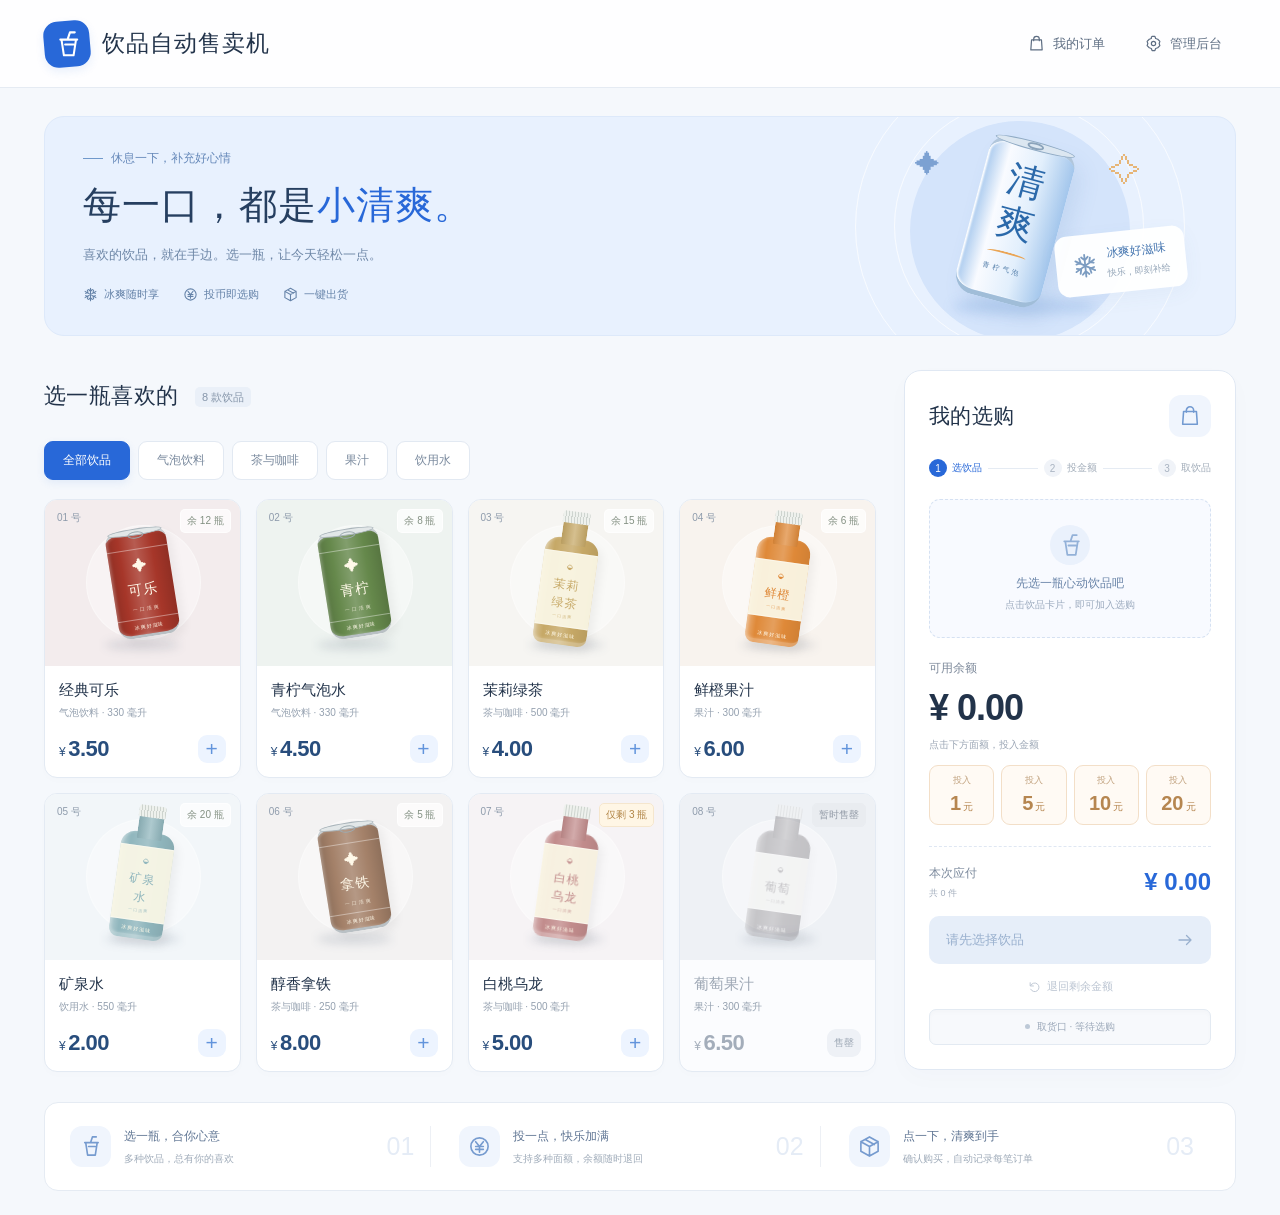
<file: demo.html>
<!doctype html>
<html lang="zh-CN">
  <head>
    <meta charset="UTF-8" />
    <meta
      name="viewport"
      content="width=device-width, initial-scale=1.0"
    />
    <meta
      name="theme-color"
      content="#f4f8fb"
    />
    <title>一口清爽 · 饮品售卖机独立演示版</title>
<style>
:root {
  --paper: #f5f8fc;
  --ink: #22334a;
  --muted: #748397;
  --blue: #2868d8;
  --blue-dark: #1e54b9;
  --pale-blue: #edf4ff;
  --line: #e5ebf3;
  --white: #fff;
  --orange: #ef8d42;
  font-family:
    -apple-system, BlinkMacSystemFont, 'Segoe UI', 'PingFang SC', 'Microsoft YaHei',
    sans-serif;
  color: var(--ink);
  background: var(--paper);
  font-synthesis: none;
}
* {
  box-sizing: border-box;
}
body {
  margin: 0;
}
button,
input {
  font: inherit;
}
button,
a {
  -webkit-tap-highlight-color: transparent;
}
button {
  cursor: pointer;
  transition:
    background 0.18s,
    transform 0.18s,
    box-shadow 0.18s,
    border-color 0.18s;
}
button:disabled {
  cursor: not-allowed;
}
button:focus-visible,
a:focus-visible,
input:focus-visible {
  outline: 3px solid #71a2ef;
  outline-offset: 4px;
}
a {
  color: inherit;
  text-decoration: none;
}
[hidden] {
  display: none !important;
}
.icon-library {
  position: absolute;
  width: 0;
  height: 0;
  overflow: hidden;
}
.icon {
  width: 20px;
  height: 20px;
  fill: none;
  stroke: currentColor;
  stroke-width: 1.7;
  stroke-linecap: round;
  stroke-linejoin: round;
  flex-shrink: 0;
  vertical-align: middle;
}
.topbar {
  height: 88px;
  background: #ffffffed;
  border-bottom: 1px solid var(--line);
}
.topbar-inner {
  max-width: 1440px;
  padding: 0 44px;
  margin: auto;
  height: 100%;
  display: flex;
  align-items: center;
  gap: 30px;
}
.brand {
  display: flex;
  align-items: center;
  gap: 12px;
  font-size: 23px;
  font-weight: 750;
  letter-spacing: 1px;
}
.brand-icon {
  display: grid;
  place-items: center;
  width: 46px;
  height: 46px;
  border-radius: 14px;
  background: var(--blue);
  color: white;
  box-shadow: 0 4px 10px #2868d81a;
  transform: rotate(-5deg);
}
.brand-icon .icon {
  width: 29px;
  height: 29px;
  transform: rotate(5deg);
}
.topbar nav {
  display: flex;
  gap: 12px;
  margin-left: auto;
}
.nav-button {
  display: flex;
  align-items: center;
  gap: 8px;
  color: #5e6e83;
  background: transparent;
  border: 0;
  border-radius: 9px;
  padding: 10px 14px;
  font-size: 13px;
}
.nav-button .icon {
  width: 17px;
  height: 17px;
}
.nav-button:hover {
  color: var(--blue);
  background: var(--pale-blue);
}
.page {
  max-width: 1440px;
  padding: 28px 44px 24px;
  margin: auto;
}
.hero {
  min-height: 218px;
  background: #e8f1fe;
  border: 1px solid #dde9fa;
  border-radius: 20px;
  margin-bottom: 34px;
  position: relative;
  display: flex;
  align-items: center;
  justify-content: space-between;
  overflow: hidden;
}
.hero-copy {
  padding: 31px 38px;
  position: relative;
  z-index: 1;
}
.eyebrow {
  display: flex;
  align-items: center;
  gap: 8px;
  font-size: 12px;
  font-weight: 500;
  color: #6588b9;
  margin: 0 0 12px;
}
.eyebrow > span {
  width: 20px;
  height: 1px;
  background: #7099cb;
}
h1 {
  font-size: 38px;
  font-weight: 750;
  line-height: 1.4;
  letter-spacing: 1px;
  margin: 0;
  color: #263f60;
}
h1 > span {
  color: var(--blue);
}
.hero-description {
  font-size: 13px;
  line-height: 1.8;
  color: #6e87a7;
  margin: 11px 0 20px;
}
.hero-tags {
  display: flex;
  gap: 24px;
  color: #6482a8;
  font-size: 11px;
}
.hero-tags > span {
  display: flex;
  align-items: center;
  gap: 6px;
}
.hero-tags .icon {
  width: 15px;
  height: 15px;
}
.hero-visual {
  width: 370px;
  position: relative;
  height: 218px;
  flex-shrink: 0;
}
.hero-orbit {
  position: absolute;
  border: 1px solid #ffffffb3;
  border-radius: 50%;
  width: 250px;
  height: 250px;
  left: 29px;
  top: -16px;
}
.orbit-two {
  width: 330px;
  height: 330px;
  top: -55px;
  left: -10px;
}
.hero-visual:before {
  content: '';
  position: absolute;
  height: 220px;
  width: 220px;
  top: 4px;
  left: 45px;
  border-radius: 50%;
  background: #d4e4fb;
}
.hero-visual:after {
  content: '';
  position: absolute;
  width: 145px;
  height: 17px;
  background: #3978c72b;
  border-radius: 50%;
  filter: blur(6px);
  left: 87px;
  bottom: 20px;
}
.hero-can {
  position: absolute;
  width: 88px;
  height: 162px;
  border-radius: 18px 18px 20px 20px;
  top: 24px;
  left: 106px;
  transform: rotate(15deg);
  background: linear-gradient(90deg, #a8c9ee 0%, #f9fbff 24%, #e2effc 62%, #a3c6ec 100%);
  border-top: 5px solid #b1c6db;
  border-bottom: 5px solid #a0bdd8;
  display: flex;
  align-items: center;
  flex-direction: column;
  z-index: 1;
  box-shadow:
    10px 10px 20px #5883b621,
    inset 2px 0 2px white;
}
.hero-can:before {
  content: '';
  position: absolute;
  height: 7px;
  left: 3px;
  right: 3px;
  border: 1px solid #8faac4;
  border-radius: 50%;
  top: -7px;
  background: #dce7f1;
}
.hero-can-ring {
  width: 17px;
  height: 7px;
  border: 2px solid #8aa3bb;
  border-radius: 50%;
  margin-top: -6px;
  z-index: 1;
}
.hero-can-title {
  color: #2b69aa;
  font-family: 'Songti SC', 'STSong', serif;
  font-size: 37px;
  line-height: 1.15;
  font-weight: bold;
  margin-top: 13px;
}
.hero-can-line {
  width: 40px;
  height: 6px;
  border-top: 2px solid #eaa555;
  border-radius: 50%;
  margin-top: 8px;
}
.hero-can-caption {
  font-size: 7px;
  color: #517ca8;
  letter-spacing: 3px;
  margin-top: 7px;
}
.hero-sticker {
  position: absolute;
  display: flex;
  align-items: center;
  gap: 9px;
  top: 114px;
  left: 191px;
  z-index: 2;
  background: #fffffff2;
  padding: 13px 16px;
  border-radius: 12px;
  box-shadow: 0 6px 20px #4775a50d;
  transform: rotate(-6deg);
  color: #4576b0;
  font-size: 12px;
  font-weight: 650;
}
.hero-sticker .icon {
  width: 26px;
  height: 26px;
  color: #7c9cc1;
}
.hero-sticker span {
  display: block;
  color: #91a3b6;
  font-size: 9px;
  font-weight: 400;
  margin-top: 5px;
}
.hero-spark {
  position: absolute;
  color: #7ca1d2;
  font-size: 25px;
}
.spark-one {
  left: 50px;
  top: 33px;
}
.spark-two {
  left: 244px;
  top: 36px;
  font-size: 32px;
  color: #e6b577;
}
.workspace {
  display: grid;
  grid-template-columns: minmax(0, 1fr) 332px;
  gap: 28px;
  align-items: start;
}
.catalog-heading {
  display: flex;
  align-items: center;
  justify-content: space-between;
  min-height: 52px;
  margin-bottom: 19px;
}
.section-kicker {
  font-size: 11px;
  color: #8b99ab;
  margin: 0 0 7px;
  font-weight: 400;
}
.catalog-heading h2,
.checkout-heading h2 {
  font-size: 22px;
  font-weight: 700;
  margin: 0;
  letter-spacing: 0.4px;
}
.catalog-heading h2 > span {
  font-size: 11px;
  font-weight: 400;
  background: #eaf0f8;
  color: #8595a9;
  border-radius: 5px;
  padding: 4px 7px;
  vertical-align: middle;
  margin-left: 10px;
  letter-spacing: 0;
}
.categories {
  display: flex;
  align-items: center;
  gap: 8px;
  margin-bottom: 19px;
  flex-wrap: wrap;
}
.category {
  border: 1px solid #e2e9f2;
  background: white;
  border-radius: 9px;
  padding: 10px 18px;
  font-size: 12px;
  color: #7a8a9e;
}
.category:hover {
  color: var(--blue);
  border-color: #b5cced;
}
.category.active {
  color: white;
  background: var(--blue);
  border-color: var(--blue);
  box-shadow: 0 3px 8px #2868d818;
}
.product-grid {
  display: grid;
  grid-template-columns: repeat(4, minmax(0, 1fr));
  gap: 15px;
}
.product-card {
  border: 1px solid #e3eaf3;
  border-radius: 13px;
  padding: 0;
  background: white;
  color: var(--ink);
  position: relative;
  overflow: hidden;
  width: 100%;
  text-align: left;
  box-shadow: 0 3px 8px #243d6203;
}
.product-card:hover:not(:disabled) {
  transform: translateY(-4px);
  border-color: #a9c4ec;
  box-shadow: 0 8px 20px #3866a015;
}
.product-card.selected {
  border-color: var(--blue);
  box-shadow:
    0 0 0 1px var(--blue),
    0 5px 16px #2868d811;
}
.product-art {
  height: 166px;
  display: flex;
  align-items: center;
  justify-content: center;
  position: relative;
  width: 100%;
  overflow: hidden;
  background: color-mix(in srgb, var(--drink) 8%, #fafcfe);
}
.product-art:before {
  content: '';
  position: absolute;
  height: 113px;
  width: 113px;
  border-radius: 50%;
  top: 25px;
  left: calc(50% - 56px);
  background: #ffffff65;
  border: 1px solid #ffffff50;
}
.product-art:after {
  content: '';
  position: absolute;
  width: 75px;
  height: 10px;
  border-radius: 50%;
  left: calc(50% - 37px);
  bottom: 16px;
  background: #263e5624;
  filter: blur(5px);
}
.slot-label {
  position: absolute;
  top: 11px;
  left: 12px;
  color: #8f9cac;
  font-size: 10px;
}
.stock-badge {
  position: absolute;
  top: 9px;
  right: 9px;
  border: 1px solid #ffffffa6;
  background: #ffffffb3;
  padding: 4px 6px;
  border-radius: 5px;
  font-size: 10px;
  color: #839082;
  z-index: 2;
}
.stock-badge.low {
  color: #b08343;
  background: #fff6e5;
  border-color: #f5e6cd;
}
.stock-badge.sold {
  background: #e9ecf0;
  border-color: #e9ecf0;
  color: #939ba7;
}
.selected-mark {
  position: absolute;
  left: 10px;
  bottom: 9px;
  z-index: 2;
  color: var(--blue);
  background: #ffffffdf;
  padding: 4px 7px;
  border-radius: 5px;
  font-size: 9px;
}
.product-details {
  display: block;
  padding: 15px 14px 14px;
}
.product-name {
  display: block;
  font-size: 15px;
  font-weight: 650;
  margin-bottom: 6px;
}
.product-subtitle {
  display: block;
  font-size: 10px;
  color: #94a0af;
  white-space: nowrap;
}
.product-bottom {
  display: flex;
  align-items: center;
  justify-content: space-between;
  margin-top: 15px;
}
.price {
  font-size: 22px;
  line-height: 1.2;
  font-weight: 650;
  color: #284d7c;
  font-variant-numeric: tabular-nums;
  letter-spacing: -0.5px;
}
.price small {
  font-size: 12px;
  margin-right: 3px;
  font-weight: 500;
}
.choose-icon {
  width: 28px;
  height: 28px;
  border-radius: 9px;
  background: var(--pale-blue);
  display: grid;
  place-items: center;
  font-size: 21px;
  color: #6294dc;
  font-weight: 300;
}
.product-card.selected .choose-icon {
  background: var(--blue);
  color: white;
  font-size: 15px;
}
.product-card:disabled {
  background: #fbfcfe;
  color: #9da7b4;
}
.product-card:disabled .product-art {
  background: #eef1f5;
}
.product-card:disabled .drink {
  opacity: 0.4;
  filter: grayscale(0.8);
}
.product-card:disabled .price {
  color: #a3adba;
}
.product-card:disabled .choose-icon {
  color: #9da8b5;
  background: #eef1f6;
  font-size: 10px;
  width: 34px;
}
/* 纯 CSS 饮品包装，文字与规格均使用中文。 */
.drink {
  --drink: #a63629;
  display: flex;
  flex-direction: column;
  align-items: center;
  justify-content: center;
  position: relative;
  z-index: 1;
  width: 61px;
  height: 108px;
  background:
    linear-gradient(90deg, #0002, transparent 20%, #ffffff30 47%, transparent 75%, #0002),
    var(--drink);
  color: #fff9e9;
  box-shadow:
    inset 2px 0 3px #ffffff40,
    5px 5px 10px #0000000d;
  flex-shrink: 0;
  transform: rotate(-9deg);
}
.drink.can {
  border-radius: 12px 12px 13px 13px;
  border-top: 4px solid #c8ced1;
  border-bottom: 3px solid #b9c0c4;
}
.drink.can:before {
  content: '';
  position: absolute;
  top: -5px;
  left: 3px;
  right: 3px;
  height: 5px;
  border-radius: 50%;
  background: #e2e7e8;
  border: 1px solid #a9b4ba;
}
.drink.can:after {
  content: '';
  position: absolute;
  top: -2px;
  width: 14px;
  height: 5px;
  border: 1px solid #9daab0;
  border-radius: 50%;
}
.drink.bottle {
  height: 107px;
  width: 54px;
  border-radius: 15px 15px 9px 9px;
  margin-top: 17px;
  transform: rotate(8deg);
  background:
    linear-gradient(
      90deg,
      #ffffff50,
      transparent 18%,
      #ffffff30 50%,
      transparent 70%,
      #0001
    ),
    var(--drink);
  border-bottom: 4px solid #ffffff40;
}
.drink.bottle:before {
  content: '';
  position: absolute;
  width: 25px;
  height: 29px;
  background: linear-gradient(90deg, #0001, #fff4, #0001), var(--drink);
  top: -22px;
  border-radius: 6px 6px 0 0;
  z-index: -1;
}
.drink.bottle:after {
  content: '';
  position: absolute;
  top: -27px;
  width: 27px;
  height: 12px;
  background: repeating-linear-gradient(90deg, #eef1ed 0 2px, #ced4cf 2px 3px);
  border-radius: 3px 3px 1px 1px;
}
.drink-label {
  display: flex;
  width: 100%;
  flex-direction: column;
  align-items: center;
  justify-content: center;
  text-align: center;
  padding: 8px 0 7px;
  border-top: 1px solid #ffffff65;
  border-bottom: 1px solid #ffffff65;
}
.drink-symbol {
  font-family: Georgia, serif;
  font-size: 15px;
  line-height: 1.2;
  margin-bottom: 4px;
}
.drink-name {
  font-family: 'Songti SC', 'STSong', serif;
  font-size: 14px;
  font-weight: 750;
  letter-spacing: 1px;
  line-height: 1.5;
  max-width: 39px;
}
.drink-detail {
  font-size: 5px;
  letter-spacing: 2px;
  display: block;
  margin-top: 5px;
  opacity: 0.8;
}
.drink-size {
  font-size: 5px;
  position: absolute;
  bottom: 5px;
  letter-spacing: 1px;
}
.bottle .drink-label {
  background: #fbf8e7ee;
  color: var(--drink);
  padding: 7px 0;
}
.bottle .drink-name {
  font-size: 12px;
  max-width: 31px;
}
.bottle .drink-detail {
  font-size: 4px;
  letter-spacing: 1px;
  margin-top: 2px;
}
.bottle .drink-symbol {
  font-size: 12px;
  margin-bottom: 2px;
}
.bottle .drink-size {
  bottom: 3px;
}
.checkout {
  border: 1px solid #e0e8f3;
  border-radius: 17px;
  padding: 24px;
  background: white;
  box-shadow: 0 8px 24px #243a5905;
  position: sticky;
  top: 22px;
  scroll-margin-top: 18px;
}
.checkout-heading {
  display: flex;
  justify-content: space-between;
  align-items: center;
}
.checkout-heading h2 {
  font-size: 21px;
}
.checkout-bag {
  display: grid;
  place-items: center;
  border-radius: 12px;
  background: #f0f5fd;
  color: #729ad1;
  height: 42px;
  width: 42px;
}
.checkout-bag .icon {
  width: 22px;
  height: 22px;
}
.steps {
  display: flex;
  align-items: center;
  gap: 6px;
  margin: 22px 0;
  font-size: 10px;
  color: #a1acb9;
}
.steps > span {
  display: flex;
  align-items: center;
  gap: 5px;
  white-space: nowrap;
}
.steps b {
  display: grid;
  place-items: center;
  height: 18px;
  width: 18px;
  border-radius: 50%;
  background: #f0f3f8;
  color: #a8b3c1;
  font-size: 10px;
  font-weight: 500;
}
.steps i {
  height: 1px;
  background: #e5ebf3;
  flex: 1;
}
.steps .current {
  color: var(--blue);
}
.steps .current b {
  background: var(--blue);
  color: white;
}
.steps .complete {
  color: #5d8aca;
}
.steps .complete b {
  color: var(--blue);
  background: #e7f0fd;
}
.selection {
  display: flex;
  align-items: center;
  gap: 18px;
  min-height: 126px;
  background: #f3f7fd;
  border: 1px solid #e9eff8;
  border-radius: 11px;
  margin-bottom: 22px;
  padding: 19px 20px;
}
.selection .drink {
  transform: rotate(-7deg) scale(0.7);
  margin: -15px -7px;
}
.selection .drink.bottle {
  margin-top: 0;
}
.selected-copy {
  min-width: 0;
}
.selected-copy h3 {
  font-size: 15px;
  margin: 0 0 8px;
}
.selected-copy p {
  color: #8a9bb1;
  font-size: 10px;
  margin: 0 0 12px;
}
.selected-copy > span {
  font-size: 18px;
  font-weight: 650;
  color: #42689b;
}
.selected-copy small {
  font-size: 11px;
  font-weight: 400;
  color: #8b9bb1;
  margin-left: 7px;
}
.empty-selection {
  min-height: 139px;
  flex-direction: column;
  justify-content: center;
  gap: 0;
  border: 1px dashed #d5e1f2;
  background: #f8faff;
  padding: 18px 8px;
}
.selection-placeholder {
  color: #93b1d8;
  border-radius: 50%;
  width: 40px;
  height: 40px;
  display: grid;
  place-items: center;
  background: #eaf1fc;
}
.selection-placeholder .icon {
  height: 25px;
  width: 25px;
}
.empty-selection p {
  font-size: 12px;
  color: #6984a8;
  margin: 10px 0 6px;
}
.empty-selection > span {
  font-size: 10px;
  color: #9baabe;
}
.balance-block > div:first-child {
  display: flex;
  justify-content: space-between;
  align-items: center;
  color: #7e8a9b;
  font-size: 12px;
}
.balance-block > strong {
  display: block;
  font-size: 36px;
  letter-spacing: -1px;
  font-weight: 600;
  font-variant-numeric: tabular-nums;
  line-height: 1.3;
  margin: 8px 0 6px;
}
.balance-block > p {
  font-size: 10px;
  color: #9ba6b5;
  margin: 0 0 13px;
}
.coins {
  display: grid;
  grid-template-columns: repeat(4, minmax(0, 1fr));
  gap: 7px;
}
.coins button {
  padding: 9px 0;
  background: #fffaf4;
  border: 1px solid #f3dfc8;
  border-radius: 9px;
  color: #b68650;
  font-size: 20px;
  font-weight: 600;
  line-height: 1.2;
}
.coins small {
  display: block;
  color: #c0a17d;
  font-size: 9px;
  font-weight: 400;
  margin-bottom: 5px;
}
.coins button > span {
  font-size: 10px;
  margin-left: 2px;
  font-weight: 400;
}
.coins button:hover:not(:disabled) {
  background: #fff1dd;
  border-color: #e8c59a;
  transform: translateY(-2px);
}
.coins button:disabled {
  opacity: 0.5;
}
.total {
  display: flex;
  align-items: center;
  justify-content: space-between;
  border-top: 1px dashed #dfe7f3;
  padding-top: 18px;
  margin: 21px 0 16px;
  font-size: 12px;
  color: #7c8a9d;
}
.total small {
  display: block;
  margin-top: 5px;
  color: #a2adbc;
  font-size: 9px;
}
.total strong {
  color: var(--blue);
  font-size: 24px;
  font-weight: 650;
}
.primary {
  width: 100%;
  border: 0;
  background: var(--blue);
  color: white;
  border-radius: 10px;
  padding: 14px 17px;
  display: flex;
  align-items: center;
  justify-content: space-between;
  gap: 12px;
  font-size: 13px;
  font-weight: 500;
}
.primary:hover:not(:disabled) {
  background: var(--blue-dark);
  box-shadow: 0 4px 10px #2868d826;
}
.primary:disabled {
  color: #99b0ce;
  background: #e6eef9;
}
.purchase {
  min-height: 48px;
}
.purchase .icon {
  width: 18px;
  height: 18px;
}
.refund {
  display: flex;
  align-items: center;
  justify-content: center;
  gap: 6px;
  width: 100%;
  background: none;
  border: 0;
  padding: 15px 0;
  color: #8495ad;
  font-size: 11px;
}
.refund .icon {
  width: 13px;
  height: 13px;
}
.refund:hover:not(:disabled) {
  color: var(--blue);
}
.refund:disabled {
  opacity: 0.55;
}
.pickup {
  display: flex;
  align-items: center;
  justify-content: center;
  gap: 7px;
  height: 36px;
  border: 1px solid #e3eaf2;
  border-radius: 7px;
  background: #f7f9fc;
  color: #9ba8b9;
  font-size: 10px;
  box-shadow: inset 0 3px 4px #1b3b5b04;
}
.pickup-light {
  width: 5px;
  height: 5px;
  border-radius: 50%;
  background: #bdc9d7;
}
.pickup.ready {
  background: #f0f8f4;
  color: #60977b;
  border-color: #d5eade;
}
.pickup.ready .pickup-light {
  background: #76b293;
  box-shadow: 0 0 6px #76b29380;
}
.how-it-works {
  display: grid;
  grid-template-columns: repeat(3, 1fr);
  gap: 28px;
  background: white;
  border: 1px solid var(--line);
  border-radius: 14px;
  padding: 23px 25px;
  margin-top: 30px;
}
.how-it-works > div {
  position: relative;
  display: flex;
  align-items: center;
  gap: 13px;
  min-width: 0;
  border-right: 1px solid #edf0f5;
  padding-right: 16px;
}
.how-it-works > div:last-child {
  border-right: 0;
}
.instruction-icon {
  color: #769bcf;
  background: #f0f5fd;
  width: 41px;
  height: 41px;
  border-radius: 12px;
  display: grid;
  place-items: center;
  flex-shrink: 0;
}
.instruction-icon .icon {
  width: 23px;
  height: 23px;
}
.how-it-works p {
  display: flex;
  flex-direction: column;
  gap: 7px;
  margin: 0;
}
.how-it-works strong {
  font-size: 12px;
  font-weight: 600;
  color: #607694;
}
.how-it-works p span {
  color: #a0acba;
  font-size: 10px;
}
.instruction-number {
  font-size: 25px;
  font-weight: 300;
  color: #e5ecf6;
  margin-left: auto;
}
.mobile-checkout {
  display: none;
}
.toast {
  position: fixed;
  left: 50%;
  bottom: 28px;
  transform: translateX(-50%);
  max-width: calc(100% - 32px);
  width: max-content;
  background: #29486c;
  color: white;
  z-index: 20;
  padding: 14px 21px;
  font-size: 13px;
  line-height: 1.7;
  border-radius: 11px;
  box-shadow: 0 8px 25px #183a5b26;
}
.toast.error {
  background: #ac5a4a;
}
.modal {
  padding: 30px;
  border: 1px solid #dce5f1;
  border-radius: 20px;
  width: 620px;
  max-width: calc(100% - 30px);
  max-height: 85vh;
  color: var(--ink);
  box-shadow: 0 30px 80px #1e355038;
}
.modal::backdrop {
  background: #243a536b;
  backdrop-filter: blur(5px);
}
.modal-heading {
  display: flex;
  align-items: center;
  justify-content: space-between;
  gap: 16px;
  margin-bottom: 20px;
}
.modal h2 {
  font-size: 26px;
  margin: 0;
}
.close-button {
  display: grid;
  place-items: center;
  background: #f1f5fa;
  color: #8b9bb0;
  font-weight: 300;
  border: 0;
  border-radius: 50%;
  width: 34px;
  height: 34px;
  font-size: 25px;
  line-height: 1;
  flex-shrink: 0;
}
.close-button:hover {
  background: #e4edfa;
  color: var(--blue);
}
.modal-description {
  color: #929fb0;
  font-size: 12px;
  line-height: 1.8;
  margin: 0 0 18px;
}
.empty-state {
  color: #8799b1;
  text-align: center;
  padding: 45px 10px;
  font-size: 13px;
  line-height: 1.9;
  grid-column: 1 / -1;
}
.order-row {
  display: flex;
  justify-content: space-between;
  gap: 15px;
  padding: 18px 0;
  border-bottom: 1px solid var(--line);
  font-size: 14px;
}
.order-row strong {
  display: block;
  font-size: 14px;
  font-weight: 650;
  margin-bottom: 7px;
}
.order-row small {
  display: block;
  color: #9aa9bd;
  font-size: 10px;
  line-height: 1.9;
}
.order-row > span {
  text-align: right;
  white-space: nowrap;
  color: #4f6f99;
}
.order-status {
  color: #76a18b !important;
}
.admin-modal {
  width: 850px;
}
.login-form {
  max-width: 360px;
  margin: 30px auto;
}
.login-form > p:first-child {
  font-size: 13px;
  color: #8a9ab0;
  line-height: 1.8;
}
.login-form label {
  font-size: 13px;
  display: block;
  margin: 24px 0 10px;
}
.login-form input {
  width: 100%;
  border: 1px solid #dbe4f2;
  background: #f8faff;
  padding: 13px;
  border-radius: 9px;
  color: var(--ink);
}
.login-hint {
  font-size: 11px;
  color: #94a2b6;
}
.inline-error {
  color: #b15d4c;
  font-size: 12px;
  min-height: 17px;
}
.admin-toolbar {
  display: flex;
  justify-content: space-between;
  align-items: center;
  font-size: 12px;
  color: #8d9db2;
  margin: 20px 0;
}
.text-button {
  color: var(--blue);
  font-size: 12px;
  border: 0;
  background: none;
  padding: 8px;
}
.admin-stats {
  display: grid;
  grid-template-columns: repeat(3, 1fr);
  gap: 12px;
}
.stat {
  background: #f2f6fd;
  padding: 18px;
  border-radius: 10px;
}
.stat > span {
  font-size: 11px;
  color: #8b9db5;
}
.stat strong {
  display: block;
  font-size: 26px;
  font-weight: 600;
  margin-top: 12px;
  color: #4a6e9d;
}
.admin-modal h3 {
  font-size: 16px;
  margin: 28px 0 12px;
}
.muted {
  color: #8fa1b8;
  font-size: 12px;
  font-weight: 400;
}
.table-wrap {
  overflow: auto;
}
.admin-table {
  width: 100%;
  border-collapse: collapse;
  min-width: 480px;
  text-align: left;
  font-size: 13px;
}
.admin-table th {
  font-size: 11px;
  color: #8b9bb1;
  font-weight: 500;
  background: #f5f8fd;
  padding: 12px 10px;
}
.admin-table td {
  padding: 12px 10px;
  border-bottom: 1px solid var(--line);
}
.admin-table input[type='number'] {
  width: 80px;
  border: 1px solid #dce5f2;
  padding: 8px;
  border-radius: 6px;
  background: white;
  color: var(--ink);
  font-size: 12px;
}
.admin-table input[type='checkbox'] {
  accent-color: var(--blue);
  width: 17px;
  height: 17px;
}
.save-product {
  color: var(--blue);
  font-size: 12px;
  background: #edf4ff;
  border: 1px solid #d8e7fc;
  padding: 8px 12px;
  border-radius: 6px;
}
.save-product:disabled {
  opacity: 0.55;
}
.success-modal {
  width: 440px;
  padding: 40px 30px 30px;
  text-align: center;
}
.success-close {
  position: absolute;
  top: 17px;
  right: 17px;
}
.success-icon {
  display: grid;
  place-items: center;
  width: 72px;
  height: 72px;
  border-radius: 24px;
  background: #edf4ff;
  color: var(--blue);
  margin: 5px auto 24px;
  transform: rotate(-6deg);
}
.success-icon .icon {
  width: 35px;
  height: 35px;
  transform: rotate(6deg);
}
.success-modal .section-kicker {
  color: #7b9ac4;
  margin-bottom: 12px;
}
.success-modal h2 {
  font-size: 25px;
}
.success-modal > p:not(.section-kicker) {
  font-size: 13px;
  line-height: 1.8;
}
.receipt {
  text-align: left;
  background: #f5f8fd;
  border: 1px solid #e9eff8;
  border-radius: 10px;
  padding: 19px;
  margin: 24px 0;
}
.receipt p {
  display: flex;
  justify-content: space-between;
  gap: 12px;
  font-size: 11px;
  margin: 0 0 14px;
}
.receipt p:last-child {
  margin-bottom: 0;
}
.receipt span {
  color: #94a1b5;
}
.receipt strong {
  font-size: 11px;
  font-weight: 500;
  word-break: break-all;
  color: #58749a;
}
.success-modal .primary {
  justify-content: center;
}

@media (min-width: 1450px) {
  .product-art {
    height: 180px;
  }
  .product-details {
    padding: 17px;
  }
  .product-subtitle {
    font-size: 11px;
  }
  .product-bottom {
    margin-top: 17px;
  }
}
@media (max-width: 1190px) {
  .topbar-inner {
    padding: 0 32px;
  }
  .page {
    padding: 25px 32px 24px;
  }
  .workspace {
    grid-template-columns: minmax(0, 1fr) 310px;
    gap: 23px;
  }
  .product-grid {
    grid-template-columns: repeat(3, minmax(0, 1fr));
    gap: 13px;
  }
  .hero-visual {
    width: 300px;
  }
  .hero-copy {
    padding: 30px;
  }
  h1 {
    font-size: 32px;
  }
  .hero-description {
    font-size: 12px;
  }
  .hero-tags {
    gap: 18px;
  }
  .hero-sticker {
    left: 168px;
    padding: 12px;
  }
  .hero-can {
    left: 87px;
  }
  .checkout {
    padding: 22px;
  }
  .category {
    padding: 10px 15px;
  }
  .instruction-number {
    display: none;
  }
  .how-it-works {
    padding: 21px;
    gap: 18px;
  }
  .how-it-works p span {
    font-size: 9px;
  }
}
@media (max-width: 960px) {
  .topbar-inner {
    padding: 0 25px;
    gap: 15px;
  }
  .page {
    padding: 24px 25px 24px;
  }
  .workspace {
    grid-template-columns: minmax(0, 1fr) 300px;
    gap: 20px;
  }
  .product-grid {
    grid-template-columns: repeat(2, minmax(0, 1fr));
  }
  .hero-visual {
    width: 245px;
  }
  .hero-copy {
    padding: 28px;
  }
  h1 {
    font-size: 29px;
  }
  .hero-description {
    max-width: 280px;
    margin-top: 9px;
  }
  .hero-tags {
    gap: 13px;
    font-size: 10px;
  }
  .hero-tags .icon {
    height: 13px;
    width: 13px;
  }
  .hero-sticker {
    left: 140px;
    padding: 12px 10px;
    font-size: 11px;
  }
  .hero-sticker .icon {
    width: 22px;
    height: 22px;
  }
  .hero-sticker span {
    font-size: 8px;
  }
  .hero-can {
    left: 62px;
  }
  .hero-visual:before {
    left: 0;
  }
  .hero-orbit {
    left: -15px;
  }
  .orbit-two {
    left: -53px;
  }
  .hero-visual:after {
    left: 40px;
  }
  .spark-one {
    left: 15px;
  }
  .spark-two {
    left: 178px;
  }
  .catalog-heading h2 {
    font-size: 20px;
  }
  .catalog-heading h2 > span {
    margin-left: 7px;
    font-size: 10px;
  }
  .category {
    font-size: 11px;
    padding: 9px 11px;
  }
  .how-it-works {
    padding: 20px 15px;
    gap: 15px;
  }
  .how-it-works > div {
    gap: 9px;
    padding-right: 8px;
  }
  .how-it-works strong {
    font-size: 11px;
  }
  .how-it-works p span {
    max-width: 120px;
    line-height: 1.5;
  }
  .instruction-icon {
    width: 32px;
    height: 36px;
    border-radius: 9px;
  }
  .instruction-icon .icon {
    width: 20px;
    height: 20px;
  }
}
@media (max-width: 720px) {
  .topbar {
    height: 76px;
  }
  .topbar-inner {
    padding: 0 20px;
    gap: 10px;
  }
  .brand {
    font-size: 20px;
    gap: 10px;
  }
  .brand-icon {
    width: 39px;
    height: 39px;
    border-radius: 12px;
  }
  .brand-icon .icon {
    width: 26px;
    height: 26px;
  }
  .topbar nav {
    gap: 3px;
  }
  .nav-button {
    padding: 10px 7px;
    font-size: 12px;
    gap: 6px;
  }
  .nav-button .icon {
    width: 16px;
    height: 16px;
  }
  .page {
    padding: 20px 20px 85px;
  }
  .hero {
    min-height: 195px;
    margin-bottom: 27px;
    border-radius: 16px;
  }
  .hero-copy {
    padding: 26px;
  }
  .hero-visual {
    height: 195px;
    width: 200px;
  }
  .hero-can {
    left: 47px;
    top: 16px;
    transform: rotate(13deg) scale(0.9);
  }
  .hero-sticker {
    left: 103px;
    top: 113px;
    padding: 10px;
  }
  .hero-sticker .icon {
    display: none;
  }
  .hero-visual:before {
    left: -10px;
    top: -5px;
  }
  .hero-orbit {
    top: -30px;
    left: -26px;
  }
  .orbit-two {
    top: -70px;
    left: -66px;
  }
  .hero-visual:after {
    left: 24px;
    bottom: 15px;
  }
  .spark-one {
    left: 10px;
    font-size: 20px;
  }
  .spark-two {
    left: 158px;
    font-size: 25px;
  }
  .hero-tags {
    gap: 15px;
  }
  .hero-tags > span:last-child {
    display: none;
  }
  .workspace {
    grid-template-columns: 1fr;
    gap: 25px;
  }
  .product-grid {
    grid-template-columns: repeat(3, minmax(0, 1fr));
  }
  .product-art {
    height: 157px;
  }
  .product-name {
    font-size: 14px;
  }
  .product-details {
    padding: 14px 12px;
  }
  .checkout {
    position: relative;
    top: auto;
    padding: 25px;
    border-radius: 15px;
  }
  .checkout-heading h2 {
    font-size: 23px;
  }
  .steps {
    font-size: 12px;
    gap: 12px;
  }
  .steps b {
    height: 22px;
    width: 22px;
    font-size: 11px;
  }
  .selection {
    justify-content: center;
    min-height: 133px;
  }
  .selection.empty-selection {
    min-height: 142px;
  }
  .balance-block > strong {
    font-size: 40px;
  }
  .coins button {
    padding: 12px;
    font-size: 23px;
  }
  .coins small {
    font-size: 10px;
  }
  .primary {
    padding: 16px 19px;
    font-size: 14px;
  }
  .pickup {
    height: 39px;
  }
  .how-it-works {
    gap: 10px;
    margin-top: 25px;
    padding: 20px 12px;
  }
  .how-it-works > div {
    flex-direction: column;
    align-items: center;
    text-align: center;
    gap: 10px;
    padding-right: 8px;
  }
  .how-it-works p {
    align-items: center;
    gap: 6px;
  }
  .how-it-works strong {
    font-size: 10px;
  }
  .how-it-works p span {
    font-size: 9px;
    max-width: 105px;
    line-height: 1.6;
  }
  .mobile-checkout {
    display: flex;
    justify-content: space-between;
    align-items: center;
    position: fixed;
    z-index: 5;
    left: 20px;
    right: 20px;
    bottom: 16px;
    bottom: max(16px, env(safe-area-inset-bottom));
    background: #234e88;
    color: white;
    border: 1px solid #ffffff22;
    border-radius: 13px;
    box-shadow: 0 5px 25px #1e426d36;
    padding: 15px 18px;
    gap: 10px;
    text-align: left;
  }
  .mobile-checkout > span {
    font-size: 12px;
  }
  .mobile-checkout strong {
    display: flex;
    align-items: center;
    gap: 8px;
    font-size: 13px;
    white-space: nowrap;
  }
  .mobile-checkout .icon {
    width: 16px;
    height: 16px;
  }
  .toast {
    bottom: 90px;
    font-size: 12px;
    padding: 12px 18px;
  }
}
@media (max-width: 520px) {
  .topbar-inner {
    padding: 0 17px;
    gap: 5px;
  }
  .brand {
    font-size: 19px;
    gap: 8px;
  }
  .brand-icon {
    height: 36px;
    width: 36px;
    border-radius: 11px;
  }
  .nav-button {
    font-size: 11px;
    padding: 10px 6px;
  }
  .nav-button .icon {
    display: none;
  }
  .page {
    padding: 17px 17px 85px;
  }
  .hero {
    min-height: 201px;
    border-radius: 14px;
  }
  .hero-copy {
    padding: 24px 20px;
  }
  .eyebrow {
    font-size: 10px;
    margin-bottom: 10px;
    gap: 6px;
  }
  .eyebrow > span {
    width: 11px;
  }
  h1 {
    font-size: 26px;
    line-height: 1.45;
    letter-spacing: 0.5px;
  }
  h1 > span {
    display: block;
  }
  .hero-description {
    max-width: 178px;
    font-size: 10px;
    line-height: 1.8;
    margin: 9px 0 12px;
  }
  .hero-tags {
    font-size: 9px;
    gap: 10px;
  }
  .hero-tags > span {
    gap: 4px;
  }
  .hero-tags .icon {
    width: 12px;
    height: 12px;
  }
  .hero-visual {
    position: absolute;
    right: -1px;
    width: 140px;
    height: 205px;
    top: 3px;
  }
  .hero-visual:before {
    height: 155px;
    width: 155px;
    left: 0;
    top: 20px;
  }
  .hero-orbit {
    width: 175px;
    height: 175px;
    left: -10px;
    top: 10px;
  }
  .orbit-two {
    width: 215px;
    height: 215px;
    left: -30px;
    top: -10px;
  }
  .hero-can {
    left: 25px;
    top: 11px;
    transform: rotate(12deg) scale(0.72);
  }
  .hero-sticker {
    left: 5px;
    top: 152px;
    padding: 9px 13px;
    font-size: 10px;
    transform: rotate(-5deg);
  }
  .hero-sticker span {
    font-size: 8px;
  }
  .hero-visual:after {
    width: 96px;
    left: 24px;
    bottom: 38px;
  }
  .spark-one {
    left: 4px;
    top: 29px;
    font-size: 18px;
  }
  .spark-two {
    left: 114px;
    top: 37px;
    font-size: 22px;
  }
  .catalog-heading {
    margin-bottom: 15px;
  }
  .catalog-heading h2 {
    font-size: 21px;
  }
  .catalog-heading h2 > span {
    font-size: 10px;
    margin-left: 7px;
  }
  .section-kicker {
    font-size: 10px;
  }
  .categories {
    gap: 6px;
    margin-bottom: 16px;
  }
  .category {
    font-size: 11px;
    padding: 9px 10px;
    border-radius: 8px;
  }
  .product-grid {
    grid-template-columns: repeat(2, minmax(0, 1fr));
    gap: 12px;
  }
  .product-art {
    height: 160px;
  }
  .product-details {
    padding: 15px 13px;
  }
  .product-name {
    font-size: 15px;
  }
  .product-subtitle {
    font-size: 10px;
  }
  .product-bottom {
    margin-top: 15px;
  }
  .price {
    font-size: 23px;
  }
  .choose-icon {
    width: 29px;
    height: 29px;
  }
  .checkout {
    padding: 24px 22px;
  }
  .modal {
    padding: 24px;
    border-radius: 17px;
  }
  .modal h2 {
    font-size: 23px;
  }
  .modal-description {
    font-size: 11px;
  }
  .admin-stats {
    gap: 7px;
  }
  .stat {
    padding: 12px;
  }
  .stat > span {
    font-size: 9px;
  }
  .stat strong {
    font-size: 22px;
  }
  .order-row {
    font-size: 12px;
  }
  .order-row strong {
    font-size: 13px;
  }
  .order-row small {
    font-size: 9px;
  }
  .receipt {
    padding: 15px;
  }
  .success-modal {
    padding-top: 35px;
  }
}
@media (max-width: 360px) {
  .hero-visual {
    right: -18px;
    opacity: 0.75;
  }
  .hero-copy {
    padding-left: 16px;
  }
  h1 {
    font-size: 24px;
  }
  .hero-description {
    max-width: 160px;
  }
  .category {
    padding: 8px 8px;
    font-size: 10px;
  }
  .product-subtitle {
    font-size: 9px;
  }
  .nav-button {
    padding: 10px 4px;
  }
  .steps {
    gap: 7px;
    font-size: 11px;
  }
}
@media (prefers-reduced-motion: reduce) {
  *,
  *:before,
  *:after {
    transition: none !important;
    scroll-behavior: auto !important;
  }
}

</style>
  </head>
  <body>
    <svg
      class="icon-library"
      xmlns="http://www.w3.org/2000/svg"
      aria-hidden="true"
    >
      <symbol
        id="icon-cup"
        viewBox="0 0 24 24"
      >
        <path d="M7 8h12l-2 13H9L7 8ZM6 8h14M12 8l2-6h4M10 12h7" />
      </symbol>
      <symbol
        id="icon-bag"
        viewBox="0 0 24 24"
      >
        <path d="M5 7h14l1 14H4L5 7ZM8 8V6a4 4 0 0 1 8 0v2" />
      </symbol>
      <symbol
        id="icon-settings"
        viewBox="0 0 24 24"
      >
        <path
          d="m9 3 1-1h4l1 3 3 1 3 3-1 3 1 3-3 3-3 1-1 3h-4l-1-3-3-1-3-3 1-3-1-3 3-3 3-1V3Z"
        />
        <circle
          cx="12"
          cy="12"
          r="3"
        />
      </symbol>
      <symbol
        id="icon-arrow"
        viewBox="0 0 24 24"
      >
        <path d="M4 12h16m-6-6 6 6-6 6" />
      </symbol>
      <symbol
        id="icon-snow"
        viewBox="0 0 24 24"
      >
        <path
          d="M12 2v20M3.34 7l17.32 10M3.34 17 20.66 7M9 4l3 3 3-3M9 20l3-3 3 3M4 10l4-1-1-4M17 19l-1-4 4-1M4 14l4 1-1 4M17 5l-1 4 4 1"
        />
      </symbol>
      <symbol
        id="icon-coin"
        viewBox="0 0 24 24"
      >
        <circle
          cx="12"
          cy="12"
          r="9"
        />
        <path d="m8 7 4 5 4-5m-8 5h8m-8 3h8m-4-3v6" />
      </symbol>
      <symbol
        id="icon-refund"
        viewBox="0 0 24 24"
      >
        <path d="M4 5v6h6M5 10a8 8 0 1 1 0 7" />
      </symbol>
      <symbol
        id="icon-check"
        viewBox="0 0 24 24"
      >
        <path d="m5 12 4 4L19 6" />
      </symbol>
      <symbol
        id="icon-box"
        viewBox="0 0 24 24"
      >
        <path d="m3 7 9-5 9 5v10l-9 5-9-5V7Zm0 0 9 5 9-5M12 12v10M8 5l9 5" />
      </symbol>
    </svg>

    <header class="topbar">
      <div class="topbar-inner">
        <a
          class="brand"
          href="#"
          aria-label="饮品自动售卖机首页"
          ><span class="brand-icon"
            ><svg class="icon"><use href="#icon-cup" /></svg></span
          ><span>饮品自动售卖机</span></a
        >
        <nav aria-label="主导航">
          <button
            id="orders-open"
            class="nav-button"
          >
            <svg class="icon"><use href="#icon-bag" /></svg>我的订单</button
          ><button
            id="admin-open"
            class="nav-button"
          >
            <svg class="icon"><use href="#icon-settings" /></svg>管理后台
          </button>
        </nav>
      </div>
    </header>

    <main class="page">
      <section class="hero">
        <div class="hero-copy">
          <p class="eyebrow"><span></span> 休息一下，补充好心情</p>
          <h1>每一口，都是<span>小清爽。</span></h1>
          <p class="hero-description">喜欢的饮品，就在手边。选一瓶，让今天轻松一点。</p>
          <div class="hero-tags">
            <span
              ><svg class="icon"><use href="#icon-snow" /></svg>冰爽随时享</span
            ><span
              ><svg class="icon"><use href="#icon-coin" /></svg>投币即选购</span
            ><span
              ><svg class="icon"><use href="#icon-box" /></svg>一键出货</span
            >
          </div>
        </div>
        <div
          class="hero-visual"
          aria-hidden="true"
        >
          <span class="hero-orbit orbit-one"></span
          ><span class="hero-orbit orbit-two"></span
          ><span class="hero-spark spark-one">✦</span
          ><span class="hero-spark spark-two">✧</span>
          <div class="hero-can">
            <span class="hero-can-ring"></span
            ><span class="hero-can-title">清<br />爽</span
            ><span class="hero-can-line"></span
            ><span class="hero-can-caption">青柠气泡</span>
          </div>
          <div class="hero-sticker">
            <svg class="icon"><use href="#icon-snow" /></svg>
            <div>冰爽好滋味<span>快乐，即刻补给</span></div>
          </div>
        </div>
      </section>

      <div class="workspace">
        <section
          class="shop"
          aria-label="饮品选择"
        >
          <div class="catalog-heading">
            <h2>选一瓶喜欢的 <span id="product-count">— 款饮品</span></h2>
          </div>
          <div
            id="categories"
            class="categories"
            role="group"
            aria-label="饮品分类"
          >
            <button
              class="category active"
              data-category="全部饮品"
              aria-pressed="true"
            >
              全部饮品</button
            ><button
              class="category"
              data-category="气泡饮料"
              aria-pressed="false"
            >
              气泡饮料</button
            ><button
              class="category"
              data-category="茶与咖啡"
              aria-pressed="false"
            >
              茶与咖啡</button
            ><button
              class="category"
              data-category="果汁"
              aria-pressed="false"
            >
              果汁</button
            ><button
              class="category"
              data-category="饮用水"
              aria-pressed="false"
            >
              饮用水
            </button>
          </div>
          <div
            id="product-grid"
            class="product-grid"
            aria-live="polite"
          >
            <p class="empty-state">正在准备清爽饮品…</p>
          </div>
        </section>

        <aside
          id="checkout"
          class="checkout"
          aria-label="购买操作"
        >
          <div class="checkout-heading">
            <h2>我的选购</h2>
            <span class="checkout-bag"
              ><svg class="icon"><use href="#icon-bag" /></svg
            ></span>
          </div>
          <div
            class="steps"
            aria-label="购买步骤"
          >
            <span
              class="current"
              data-step="1"
              ><b>1</b>选饮品</span
            ><i></i><span data-step="2"><b>2</b>投金额</span><i></i
            ><span data-step="3"><b>3</b>取饮品</span>
          </div>
          <div
            id="selection"
            class="selection empty-selection"
          >
            <div class="selection-placeholder">
              <svg class="icon"><use href="#icon-cup" /></svg>
            </div>
            <p>先选一瓶心动饮品吧</p>
            <span>点击饮品卡片，即可加入选购</span>
          </div>
          <div class="balance-block">
            <div><span>可用余额</span></div>
            <strong id="balance">¥ 0.00</strong>
            <p>点击下方面额，投入金额</p>
            <div class="coins">
              <button data-amount="100"><small>投入</small>1<span>元</span></button
              ><button data-amount="500"><small>投入</small>5<span>元</span></button
              ><button data-amount="1000"><small>投入</small>10<span>元</span></button
              ><button data-amount="2000"><small>投入</small>20<span>元</span></button>
            </div>
          </div>
          <div class="total">
            <span>本次应付 <small>共 1 件</small></span
            ><strong id="total">¥ 0.00</strong>
          </div>
          <button
            id="purchase"
            class="primary purchase"
            disabled
          >
            <span id="purchase-label">请先选择饮品</span
            ><svg class="icon"><use href="#icon-arrow" /></svg>
          </button>
          <button
            id="refund"
            class="refund"
            disabled
          >
            <svg class="icon"><use href="#icon-refund" /></svg>退回剩余金额
          </button>
          <div class="pickup">
            <span class="pickup-light"></span
            ><span id="pickup-text">取货口 · 等待选购</span>
          </div>
        </aside>
      </div>

      <section
        class="how-it-works"
        aria-label="使用说明"
      >
        <div>
          <span class="instruction-icon"
            ><svg class="icon"><use href="#icon-cup" /></svg
          ></span>
          <p><strong>选一瓶，合你心意</strong><span>多种饮品，总有你的喜欢</span></p>
          <span class="instruction-number">01</span>
        </div>
        <div>
          <span class="instruction-icon"
            ><svg class="icon"><use href="#icon-coin" /></svg
          ></span>
          <p><strong>投一点，快乐加满</strong><span>支持多种面额，余额随时退回</span></p>
          <span class="instruction-number">02</span>
        </div>
        <div>
          <span class="instruction-icon"
            ><svg class="icon"><use href="#icon-box" /></svg
          ></span>
          <p><strong>点一下，清爽到手</strong><span>确认购买，自动记录每笔订单</span></p>
          <span class="instruction-number">03</span>
        </div>
      </section>
    </main>

    <button
      id="mobile-checkout"
      class="mobile-checkout"
      hidden
    >
      <span>已选饮品</span
      ><strong
        >去结算 <svg class="icon"><use href="#icon-arrow" /></svg
      ></strong>
    </button>
    <div
      id="toast"
      class="toast"
      role="status"
      aria-live="polite"
      hidden
    ></div>

    <dialog
      id="orders-dialog"
      class="modal"
    >
      <div class="modal-heading">
        <div>
          <p class="section-kicker">每一份清爽，都有记录</p>
          <h2>我的订单</h2>
        </div>
        <button
          class="close-button"
          data-close
          aria-label="关闭订单"
        >
          ×
        </button>
      </div>
      <p class="modal-description">
        当前浏览器的最近 100 笔购买记录，支付与出货均为模拟。
      </p>
      <div id="orders-list"></div>
    </dialog>

    <dialog
      id="admin-dialog"
      class="modal admin-modal"
    >
      <div class="modal-heading">
        <div>
          <p class="section-kicker">让每一份清爽，准备就绪</p>
          <h2>售卖机管理</h2>
        </div>
        <button
          class="close-button"
          data-close
          aria-label="关闭管理后台"
        >
          ×
        </button>
      </div>
      <form
        id="login-form"
        class="login-form"
      >
        <p>登录后可补货、调价、上下架饮品和查询销售记录。</p>
        <label for="password">管理员密码</label
        ><input
          id="password"
          type="password"
          required
          autocomplete="current-password"
          placeholder="请输入管理员密码"
        />
        <p class="login-hint">管理员密码：12345</p>
        <p
          id="login-error"
          class="inline-error"
          role="alert"
        ></p>
        <button
          class="primary"
          type="submit"
        >
          进入管理后台 <svg class="icon"><use href="#icon-arrow" /></svg>
        </button>
      </form>
      <section
        id="admin-content"
        hidden
      >
        <div class="admin-toolbar">
          <span>设备 001 · 管理员</span
          ><button
            id="logout"
            class="text-button"
          >
            退出登录
          </button>
        </div>
        <div
          id="admin-stats"
          class="admin-stats"
        ></div>
        <h3>饮品与库存</h3>
        <p class="modal-description">
          修改库存、单价或上架状态后，点击对应行的“保存”。库存范围 0–999。
        </p>
        <div class="table-wrap">
          <table class="admin-table">
            <thead>
              <tr>
                <th>饮品</th>
                <th>单价（元）</th>
                <th>库存</th>
                <th>上架</th>
                <th>操作</th>
              </tr>
            </thead>
            <tbody id="admin-products"></tbody>
          </table>
        </div>
        <h3>全部订单 <span class="muted">最近 100 笔</span></h3>
        <div id="admin-orders"></div>
      </section>
    </dialog>

    <dialog
      id="success-dialog"
      class="modal success-modal"
    >
      <button
        class="close-button success-close"
        data-close
        aria-label="关闭购买结果"
      >
        ×
      </button>
      <div class="success-icon">
        <svg class="icon"><use href="#icon-check" /></svg>
      </div>
      <p class="section-kicker">快乐补给成功</p>
      <h2>你的清爽，已送达。</h2>
      <p id="success-product"></p>
      <p class="muted">模拟出货成功，快来开启下一份清爽。</p>
      <div
        id="success-details"
        class="receipt"
      ></div>
      <button
        class="primary"
        data-close
      >
        继续选购 <svg class="icon"><use href="#icon-arrow" /></svg>
      </button>
    </dialog>
  <script>
const $ = (selector) => document.querySelector(selector);
const money = (cents) => (cents / 100).toFixed(2);
const escapeHTML = (value) =>
  String(value).replace(
    /[&<>"']/g,
    (c) => ({ '&': '&amp;', '<': '&lt;', '>': '&gt;', '"': '&quot;', "'": '&#39;' })[c],
  );
const state = {
  products: [],
  category: '全部饮品',
  selectedId: null,
  balance: 0,
  csrf: '',
  isAdmin: false,
  busy: true,
  pending: null,
  ready: false,
};
let toastTimer;
let checkoutVisible = false;

class APIError extends Error {
  constructor(message, status) {
    super(message);
    this.status = status;
  }
}

function toast(message, error = false) {
  clearTimeout(toastTimer);
  $('#toast').textContent = message;
  $('#toast').classList.toggle('error', error);
  $('#toast').hidden = false;
  toastTimer = setTimeout(
    () => {
      $('#toast').hidden = true;
    },
    error ? 6000 : 3500,
  );
}


// 独立演示：所有数据都在当前浏览器中，不连接 Flask 或远程服务。
const DEMO_STORAGE = 'sipgo.standalone.v1';
const DEMO_PRODUCTS = [{"id": 1, "name": "经典可乐", "subtitle": "COLA · 330 mL", "category": "气泡饮料", "price_cents": 350, "stock": 12, "color": "#a63629", "label": "COLA", "shape": "can", "active": 1}, {"id": 2, "name": "青柠气泡水", "subtitle": "LIME SODA · 330 mL", "category": "气泡饮料", "price_cents": 450, "stock": 8, "color": "#65884b", "label": "LIME", "shape": "can", "active": 1}, {"id": 3, "name": "茉莉绿茶", "subtitle": "JASMINE TEA · 500 mL", "category": "茶与咖啡", "price_cents": 400, "stock": 15, "color": "#c6a866", "label": "茉莉", "shape": "bottle", "active": 1}, {"id": 4, "name": "鲜橙果汁", "subtitle": "ORANGE · 300 mL", "category": "果汁", "price_cents": 600, "stock": 6, "color": "#df8938", "label": "ORANGE", "shape": "bottle", "active": 1}, {"id": 5, "name": "矿泉水", "subtitle": "MINERAL WATER · 550 mL", "category": "饮用水", "price_cents": 200, "stock": 20, "color": "#90b6bd", "label": "WATER", "shape": "bottle", "active": 1}, {"id": 6, "name": "醇香拿铁", "subtitle": "LATTE · 250 mL", "category": "茶与咖啡", "price_cents": 800, "stock": 5, "color": "#a48169", "label": "LATTE", "shape": "can", "active": 1}, {"id": 7, "name": "白桃乌龙", "subtitle": "PEACH OOLONG · 500 mL", "category": "茶与咖啡", "price_cents": 500, "stock": 3, "color": "#c28c8c", "label": "白桃", "shape": "bottle", "active": 1}, {"id": 8, "name": "葡萄果汁", "subtitle": "GRAPE · 300 mL", "category": "果汁", "price_cents": 650, "stock": 0, "color": "#897591", "label": "GRAPE", "shape": "bottle", "active": 1}];
const copy = (value) => JSON.parse(JSON.stringify(value));
const newId = () => globalThis.crypto?.randomUUID?.() ||
  `demo-${Date.now().toString(36)}-${Math.random().toString(36).slice(2)}`;
let demoAdmin = false;
let demoData = { products: copy(DEMO_PRODUCTS), balance: 0, orders: [], operations: {} };
let demoStorageAvailable = true;
function storageNotice() {
  toast('当前浏览器无法保存数据，关闭后将重置。', true);
}
function readDemo() {
  if (!demoStorageAvailable) return copy(demoData);
  try {
    const saved = JSON.parse(localStorage.getItem(DEMO_STORAGE));
    if (saved && Array.isArray(saved.products) && Array.isArray(saved.orders) &&
        Number.isInteger(saved.balance) && saved.operations && typeof saved.operations === 'object') {
      demoData = saved;
    }
  } catch {
    demoStorageAvailable = false;
    storageNotice();
  }
  return copy(demoData);
}
function saveDemo(data) {
  // 一次保存完整状态，余额、库存和订单一起更新。
  try {
    localStorage.setItem(DEMO_STORAGE, JSON.stringify(data));
  } catch {
    demoStorageAvailable = false;
    storageNotice();
  }
  demoData = data;
}
function demoInteger(value, name, minimum, maximum) {
  if (!Number.isInteger(value) || value < minimum || value > maximum)
    throw new APIError(`${name}必须为 ${minimum}–${maximum} 之间的整数。`, 400);
  return value;
}
async function api(path, { method = 'GET', data = {} } = {}) {
  const db = readDemo();
  if (path === '/api/session' && method === 'GET')
    return { balance_cents: db.balance, csrf_token: 'local-demo', is_admin: demoAdmin };
  if (path === '/api/products' && method === 'GET')
    return { products: db.products.filter(p => p.active) };
  if (path === '/api/orders' && method === 'GET')
    return { orders: db.orders.slice(0, 100) };
  if (path === '/api/admin/login' && method === 'POST') {
    if (data.password !== '12345') throw new APIError('管理员密码不正确。', 401);
    demoAdmin = true;
    return { message: '登录成功' };
  }
  if (path === '/api/admin/logout' && method === 'POST') {
    demoAdmin = false;
    return { message: '已退出管理员' };
  }
  if (path.startsWith('/api/admin/')) {
    if (!demoAdmin) throw new APIError('请先登录管理员。', 401);
    if (path === '/api/admin/dashboard' && method === 'GET')
      return { products: db.products, orders: db.orders.slice(0, 100), stats: {
        order_count: db.orders.length,
        revenue_cents: db.orders.reduce((total, order) => total + order.amount_cents, 0),
      } };
    if (/^\/api\/admin\/products\/\d+$/.test(path) && method === 'PATCH') {
      const product = db.products.find(p => p.id === Number(path.split('/').pop()));
      if (!product) throw new APIError('饮品不存在。', 404);
      const stock = demoInteger(data.stock, '库存', 0, 999);
      const price = demoInteger(data.price_cents, '价格（分）', 100, 99900);
      const active = demoInteger(data.active, '上架状态', 0, 1);
      Object.assign(product, { stock, price_cents: price, active });
      saveDemo(db);
      return { message: '饮品信息已保存' };
    }
  }
  if (['/api/deposit', '/api/purchase', '/api/refund'].includes(path) && method === 'POST') {
    if (typeof data.request_id !== 'string' || data.request_id.length < 8 || data.request_id.length > 100)
      throw new APIError('缺少有效的请求编号。', 400);
    const operationKey = `request:${data.request_id}`;
    const payload = JSON.stringify(Object.fromEntries(Object.entries(data)
      .filter(([key]) => key !== 'request_id').sort(([a], [b]) => a.localeCompare(b))));
    const previous = db.operations[operationKey];
    if (previous) {
      if (previous.path !== path || previous.payload !== payload)
        throw new APIError('请求编号已用于其他操作，请重新操作。', 409);
      return { ...previous.result, balance_cents: db.balance, replayed: true };
    }
    let result;
    if (path === '/api/deposit') {
      if (![100, 500, 1000, 2000].includes(data.amount_cents))
        throw new APIError('仅支持 1、5、10、20 元模拟投币。', 400);
      if (db.balance + data.amount_cents > 100000)
        throw new APIError('余额上限为 1000 元，请先购买或退币。', 400);
      db.balance += data.amount_cents;
      result = { message: '投币成功', deposited_cents: data.amount_cents };
    } else if (path === '/api/refund') {
      result = { message: '退币成功', refunded_cents: db.balance };
      db.balance = 0;
    } else {
      const id = demoInteger(data.product_id, '商品编号', 1, 2147483647);
      const product = db.products.find(p => p.id === id && p.active);
      if (!product) throw new APIError('饮品不存在或已下架。', 404);
      if (product.stock <= 0) throw new APIError('这款饮品已售罄，请选择其他饮品。', 409);
      if (db.balance < product.price_cents) throw new APIError('余额不足，请先投币。', 409);
      db.balance -= product.price_cents;
      product.stock -= 1;
      const order = { id: `VM${newId().replace(/-/g, '').slice(-16).toUpperCase()}`,
        product_name: product.name, amount_cents: product.price_cents,
        created_at: new Date().toISOString() };
      db.orders.unshift(order);
      result = { message: '购买成功，请取走饮品', order_id: order.id,
        product_name: order.product_name, amount_cents: order.amount_cents };
    }
    result.balance_cents = db.balance;
    db.operations[operationKey] = { path, payload, result };
    saveDemo(db);
    return copy(result);
  }
  throw new APIError('暂不支持此操作。', 404);
}

function productDescription(product) {
  // 兼容已有数据库中的英文规格，显示时统一转换成中文。
  const volume = product.subtitle.match(/(\d+)\s*m[lL]/i);
  return `${product.category} · ${volume ? `${volume[1]} 毫升` : product.shape === 'can' ? '罐装' : '瓶装'}`;
}

function drinkArt(product) {
  const name = product.name
    .replace('经典', '')
    .replace('醇香', '')
    .replace('鲜橙果汁', '鲜橙')
    .replace('青柠气泡水', '青柠')
    .replace('葡萄果汁', '葡萄');
  return /* HTML */ `<span
    class="drink ${escapeHTML(product.shape)}"
    style="--drink:${escapeHTML(product.color)}"
    aria-hidden="true"
    ><span class="drink-label"
      ><span class="drink-symbol">${product.shape === 'can' ? '✦' : '◒'}</span
      ><span class="drink-name">${escapeHTML(name)}</span
      ><span class="drink-detail">一口清爽</span></span
    ><span class="drink-size">冰爽好滋味</span></span
  >`;
}

function renderProducts() {
  const products = state.products.filter(
    (p) => state.category === '全部饮品' || p.category === state.category,
  );
  $('#product-count').textContent = `${state.products.length} 款饮品`;
  $('#product-grid').innerHTML = products.length
    ? products
        .map(
          (p) =>
            /* HTML */ ` <button
              class="product-card ${p.id === state.selectedId ? 'selected' : ''}"
              style="--drink:${escapeHTML(p.color)}"
              data-product="${p.id}"
              ${p.stock === 0 ? 'disabled' : ''}
              aria-pressed="${p.id === state.selectedId}"
              aria-label="${escapeHTML(p.name)}，${money(p.price_cents)} 元，${p.stock
                ? `库存 ${p.stock}`
                : '已售罄'}"
            >
              <span class="product-art"
                ><span class="slot-label">${String(p.id).padStart(2, '0')} 号</span
                ><span
                  class="stock-badge ${p.stock === 0
                    ? 'sold'
                    : p.stock <= 3
                      ? 'low'
                      : ''}"
                  >${p.stock === 0
                    ? '暂时售罄'
                    : p.stock <= 3
                      ? `仅剩 ${p.stock} 瓶`
                      : `余 ${p.stock} 瓶`}</span
                >${drinkArt(p)}${p.id === state.selectedId
                  ? '<span class="selected-mark">✓ 已选择</span>'
                  : ''}</span
              >
              <span class="product-details"
                ><span class="product-name">${escapeHTML(p.name)}</span
                ><span class="product-subtitle">${escapeHTML(productDescription(p))}</span
                ><span class="product-bottom"
                  ><span class="price"><small>¥</small>${money(p.price_cents)}</span
                  ><span class="choose-icon"
                    >${!p.stock ? '售罄' : p.id === state.selectedId ? '✓' : '+'}</span
                  ></span
                ></span
              >
            </button>`,
        )
        .join('')
    : '<p class="empty-state">这个分类暂时没有上架的饮品，看看其他分类吧。</p>';
}

function renderCheckout() {
  const p = state.products.find((p) => p.id === state.selectedId);
  const valid = p && p.stock > 0;
  $('#balance').textContent = `¥ ${money(state.balance)}`;
  $('#total').textContent = `¥ ${money(p ? p.price_cents : 0)}`;
  $('#selection').classList.toggle('empty-selection', !p);
  $('#selection').innerHTML = p
    ? /* HTML */ `${drinkArt(p)}
        <div class="selected-copy">
          <h3>${escapeHTML(p.name)}</h3>
          <p>${escapeHTML(productDescription(p))}</p>
          <span>¥ ${money(p.price_cents)} <small>× 1</small></span>
        </div>`
    : /* HTML */ `<div class="selection-placeholder">
          <svg class="icon"><use href="#icon-cup" /></svg>
        </div>
        <p>先选一瓶心动饮品吧</p>
        <span>点击饮品卡片，即可加入选购</span>`;
  $('.total small').textContent = p ? '共 1 件' : '共 0 件';
  const step = !p ? 1 : state.balance < p.price_cents ? 2 : 3;
  document.querySelectorAll('[data-step]').forEach((item) => {
    const number = Number(item.dataset.step);
    item.classList.toggle('current', number === step);
    item.classList.toggle('complete', number < step);
    if (number === step) item.setAttribute('aria-current', 'step');
    else item.removeAttribute('aria-current');
  });
  $('#mobile-checkout').hidden = checkoutVisible || (!p && !state.pending);
  $('#mobile-checkout > span').textContent = state.pending
    ? '有一笔操作待确认'
    : p
      ? `${p.name} · ¥ ${money(p.price_cents)}`
      : '';
  let label = !p
    ? '请先选择饮品'
    : !valid
      ? '这款饮品已售罄'
      : state.balance < p.price_cents
        ? `还需投入 ¥ ${money(p.price_cents - state.balance)}`
        : '确认购买 · 模拟出货';
  if (state.pending) label = '重试上一笔未确认操作';
  if (state.busy) label = '正在处理，请稍候…';
  $('#purchase-label').textContent = label;
  $('#purchase').disabled =
    !state.ready ||
    state.busy ||
    (!state.pending && (!valid || state.balance < p.price_cents));
  $('#refund').disabled =
    !state.ready || state.busy || !!state.pending || state.balance === 0;
  document.querySelectorAll('[data-amount]').forEach((button) => {
    button.disabled = !state.ready || state.busy || !!state.pending;
  });
}

async function refresh() {
  const [info, catalog] = await Promise.all([api('/api/session'), api('/api/products')]);
  state.balance = info.balance_cents;
  state.csrf = info.csrf_token;
  state.isAdmin = info.is_admin;
  state.products = catalog.products;
  if (!state.products.some((p) => p.id === state.selectedId)) state.selectedId = null;
  renderProducts();
  renderCheckout();
}

function persistPending(pending) {
  state.pending = pending;
  // 隐私模式禁用存储时，本次页面会话仍可正常使用。
  try {
    if (pending) sessionStorage.setItem('sipgo.standalone.pending', JSON.stringify(pending));
    else sessionStorage.removeItem('sipgo.standalone.pending');
  } catch {
    /* 不影响投币和购买 */
  }
}

async function walletAction(path, data = {}) {
  if (state.busy || !state.ready) return;
  state.busy = true;
  if (!state.pending)
    persistPending({ path, data: { ...data, request_id: newId() } });
  const operation = state.pending;
  renderCheckout();
  try {
    const result = await api(operation.path, { method: 'POST', data: operation.data });
    persistPending(null);
    state.balance = result.balance_cents;
    if (operation.path === '/api/purchase') {
      $('#success-product').textContent = `${result.product_name} × 1`;
      $('#success-details').innerHTML = /* HTML */ `<p>
          <span>订单编号</span><strong>${escapeHTML(result.order_id)}</strong>
        </p>
        <p><span>本次支付</span><strong>¥ ${money(result.amount_cents)}</strong></p>
        <p><span>剩余金额</span><strong>¥ ${money(result.balance_cents)}</strong></p>`;
      $('#success-dialog').showModal();
      $('.pickup').classList.add('ready');
      $('#pickup-text').textContent = `${result.product_name} · 模拟出货成功`;
      state.selectedId = null;
    } else if (operation.path === '/api/refund') {
      toast(`已退回 ¥ ${money(result.refunded_cents)}，欢迎下次再来。`);
    } else {
      toast(`已投入 ¥ ${money(result.deposited_cents)}`);
    }
  } catch (error) {
    // 未确认的请求保留同一幂等键，重试不会再次扣款或投币。
    const definitive =
      error instanceof APIError && error.status >= 400 && error.status < 500;
    if (definitive) persistPending(null);
    toast(
      definitive
        ? error.message
        : '请求结果暂未确认，请点击“重试上一笔未确认操作”，不会重复扣款。',
      true,
    );
  } finally {
    try {
      await refresh();
    } catch {
      toast('暂时无法读取演示数据，请刷新页面。', true);
    }
    state.busy = false;
    renderCheckout();
  }
}

function renderOrders(orders, target) {
  $(target).innerHTML = orders.length
    ? orders
        .map(
          (order) =>
            /* HTML */ `<div class="order-row">
              <div>
                <strong>${escapeHTML(order.product_name)} × 1</strong
                ><small>${escapeHTML(order.id)}</small
                ><small
                  >${escapeHTML(
                    new Date(order.created_at).toLocaleString('zh-CN', { hour12: false }),
                  )}</small
                >
              </div>
              <span
                >¥ ${money(order.amount_cents)}<small class="order-status"
                  >模拟出货完成</small
                ></span
              >
            </div>`,
        )
        .join('')
    : '<p class="empty-state">还没有订单，第一瓶清爽正在等你。</p>';
}

async function loadOrders() {
  $('#orders-list').innerHTML = '<p class="empty-state">正在读取订单…</p>';
  try {
    renderOrders((await api('/api/orders')).orders, '#orders-list');
  } catch (error) {
    $('#orders-list').innerHTML = /* HTML */ `<p class="empty-state">
      ${escapeHTML(error.message)} 请关闭后重试。
    </p>`;
  }
}

async function loadAdmin() {
  $('#login-form').hidden = state.isAdmin;
  $('#admin-content').hidden = !state.isAdmin;
  if (!state.isAdmin) return;
  const data = await api('/api/admin/dashboard');
  $('#admin-stats').innerHTML = /* HTML */ `<div class="stat">
      <span>累计模拟销售额</span><strong>¥ ${money(data.stats.revenue_cents)}</strong>
    </div>
    <div class="stat">
      <span>累计订单</span><strong>${data.stats.order_count}</strong>
    </div>
    <div class="stat">
      <span>当前总库存（在架）</span
      ><strong
        >${data.products
          .filter((p) => p.active)
          .reduce((sum, p) => sum + p.stock, 0)}</strong
      >
    </div>`;
  $('#admin-products').innerHTML = data.products
    .map(
      (p) =>
        /* HTML */ `<tr data-admin-product="${p.id}">
          <td>${escapeHTML(p.name)}</td>
          <td>
            <input
              type="number"
              class="edit-price"
              min="1"
              max="999"
              step="0.01"
              value="${money(p.price_cents)}"
              aria-label="${escapeHTML(p.name)}单价"
            />
          </td>
          <td>
            <input
              type="number"
              class="edit-stock"
              min="0"
              max="999"
              step="1"
              value="${p.stock}"
              aria-label="${escapeHTML(p.name)}库存"
            />
          </td>
          <td>
            <input
              type="checkbox"
              class="edit-active"
              ${p.active ? 'checked' : ''}
              aria-label="${escapeHTML(p.name)}上架状态"
            />
          </td>
          <td>
            <button
              class="save-product"
              data-save="${p.id}"
            >
              保存
            </button>
          </td>
        </tr>`,
    )
    .join('');
  renderOrders(data.orders, '#admin-orders');
}

$('#categories').addEventListener('click', (event) => {
  const button = event.target.closest('[data-category]');
  if (!button) return;
  state.category = button.dataset.category;
  document.querySelectorAll('[data-category]').forEach((b) => {
    b.classList.toggle('active', b === button);
    b.setAttribute('aria-pressed', String(b === button));
  });
  renderProducts();
});

$('#product-grid').addEventListener('click', (event) => {
  const card = event.target.closest('[data-product]');
  if (!card || card.disabled) return;
  const productId = Number(card.dataset.product);
  state.selectedId = state.selectedId === productId ? null : productId;
  renderProducts();
  renderCheckout();
});

document.querySelectorAll('[data-amount]').forEach((button) => {
  button.addEventListener('click', () =>
    walletAction('/api/deposit', { amount_cents: Number(button.dataset.amount) }),
  );
});
$('#purchase').addEventListener('click', () =>
  walletAction('/api/purchase', { product_id: state.selectedId }),
);
$('#refund').addEventListener('click', () => walletAction('/api/refund'));
$('#mobile-checkout').addEventListener('click', () => {
  $('#checkout').scrollIntoView({
    behavior: matchMedia('(prefers-reduced-motion: reduce)').matches
      ? 'instant'
      : 'smooth',
    block: 'start',
  });
});
$('#orders-open').addEventListener('click', () => {
  $('#orders-dialog').showModal();
  loadOrders();
});
$('#admin-open').addEventListener('click', async () => {
  if (!state.ready) {
    toast('请等待演示页面准备完成。', true);
    return;
  }
  $('#admin-dialog').showModal();
  try {
    await loadAdmin();
  } catch (error) {
    toast(error.message, true);
  }
});

document.querySelectorAll('[data-close]').forEach((button) => {
  button.addEventListener('click', () => button.closest('dialog').close());
});
document.querySelectorAll('dialog').forEach((dialog) => {
  dialog.addEventListener('click', (event) => {
    if (event.target !== dialog) return;
    const bounds = dialog.getBoundingClientRect();
    if (
      event.clientX < bounds.left ||
      event.clientX > bounds.right ||
      event.clientY < bounds.top ||
      event.clientY > bounds.bottom
    )
      dialog.close();
  });
});

$('#login-form').addEventListener('submit', async (event) => {
  event.preventDefault();
  const button = event.target.querySelector('button');
  button.disabled = true;
  $('#login-error').textContent = '';
  try {
    await api('/api/admin/login', {
      method: 'POST',
      data: { password: $('#password').value },
    });
    state.isAdmin = true;
    $('#password').value = '';
    await loadAdmin();
  } catch (error) {
    $('#login-error').textContent = error.message;
    toast(error.message, true);
  } finally {
    button.disabled = false;
  }
});

$('#logout').addEventListener('click', async () => {
  try {
    await api('/api/admin/logout', { method: 'POST', data: {} });
    state.isAdmin = false;
    await loadAdmin();
  } catch (error) {
    toast(error.message, true);
  }
});

$('#admin-products').addEventListener('click', async (event) => {
  const button = event.target.closest('[data-save]');
  if (!button) return;
  const row = button.closest('tr');
  const price = row.querySelector('.edit-price');
  const stock = row.querySelector('.edit-stock');
  if (!price.reportValidity() || !stock.reportValidity()) return;
  if (!price.value || !stock.value) {
    toast('请填写价格和库存。', true);
    return;
  }
  button.disabled = true;
  button.textContent = '保存中';
  try {
    await api(`/api/admin/products/${button.dataset.save}`, {
      method: 'PATCH',
      data: {
        stock: Number(stock.value),
        price_cents: Math.round(Number(price.value) * 100),
        active: row.querySelector('.edit-active').checked ? 1 : 0,
      },
    });
    toast('饮品信息已保存');
    // 保留其他行尚未保存的编辑内容。
    await refresh();
    const dashboard = await api('/api/admin/dashboard');
    $('#admin-stats .stat:last-child strong').textContent = dashboard.products
      .filter((p) => p.active)
      .reduce((sum, p) => sum + p.stock, 0);
  } catch (error) {
    toast(error.message, true);
  } finally {
    button.disabled = false;
    button.textContent = '保存';
  }
});

async function initialize() {
  renderCheckout();
  try {
    // 读取当前浏览器中的演示数据。
    const info = await api('/api/session');
    state.csrf = info.csrf_token;
    state.balance = info.balance_cents;
    state.isAdmin = info.is_admin;
    state.products = (await api('/api/products')).products;
    try {
      const pending = JSON.parse(sessionStorage.getItem('sipgo.standalone.pending'));
      if (
        pending &&
        ['/api/deposit', '/api/purchase', '/api/refund'].includes(pending.path) &&
        pending.data?.request_id
      )
        state.pending = pending;
    } catch {
      /* 过期或无效的暂存数据不影响初始化 */
    }
    state.ready = true;
    if (state.pending)
      toast('有一笔操作尚未确认，请点击重试，系统会避免重复处理。', true);
    renderProducts();
  } catch (error) {
    $('#product-grid').innerHTML = /* HTML */ `<div class="empty-state">
      暂时无法读取演示数据，请刷新页面或使用新版浏览器打开。
    </div>`;
    toast('演示页面初始化失败，请刷新页面。', true);
  } finally {
    state.busy = false;
    renderCheckout();
  }
}

// 结算区进入视野后收起浮动入口，避免遮住投币和退款按钮。
new IntersectionObserver(
  ([entry]) => {
    checkoutVisible = entry.isIntersecting;
    $('#mobile-checkout').hidden =
      checkoutVisible || (state.selectedId === null && !state.pending);
  },
  { threshold: 0.15, rootMargin: '0px 0px -80px 0px' },
).observe($('#checkout'));

initialize();

</script>
  </body>
</html>
</file>
